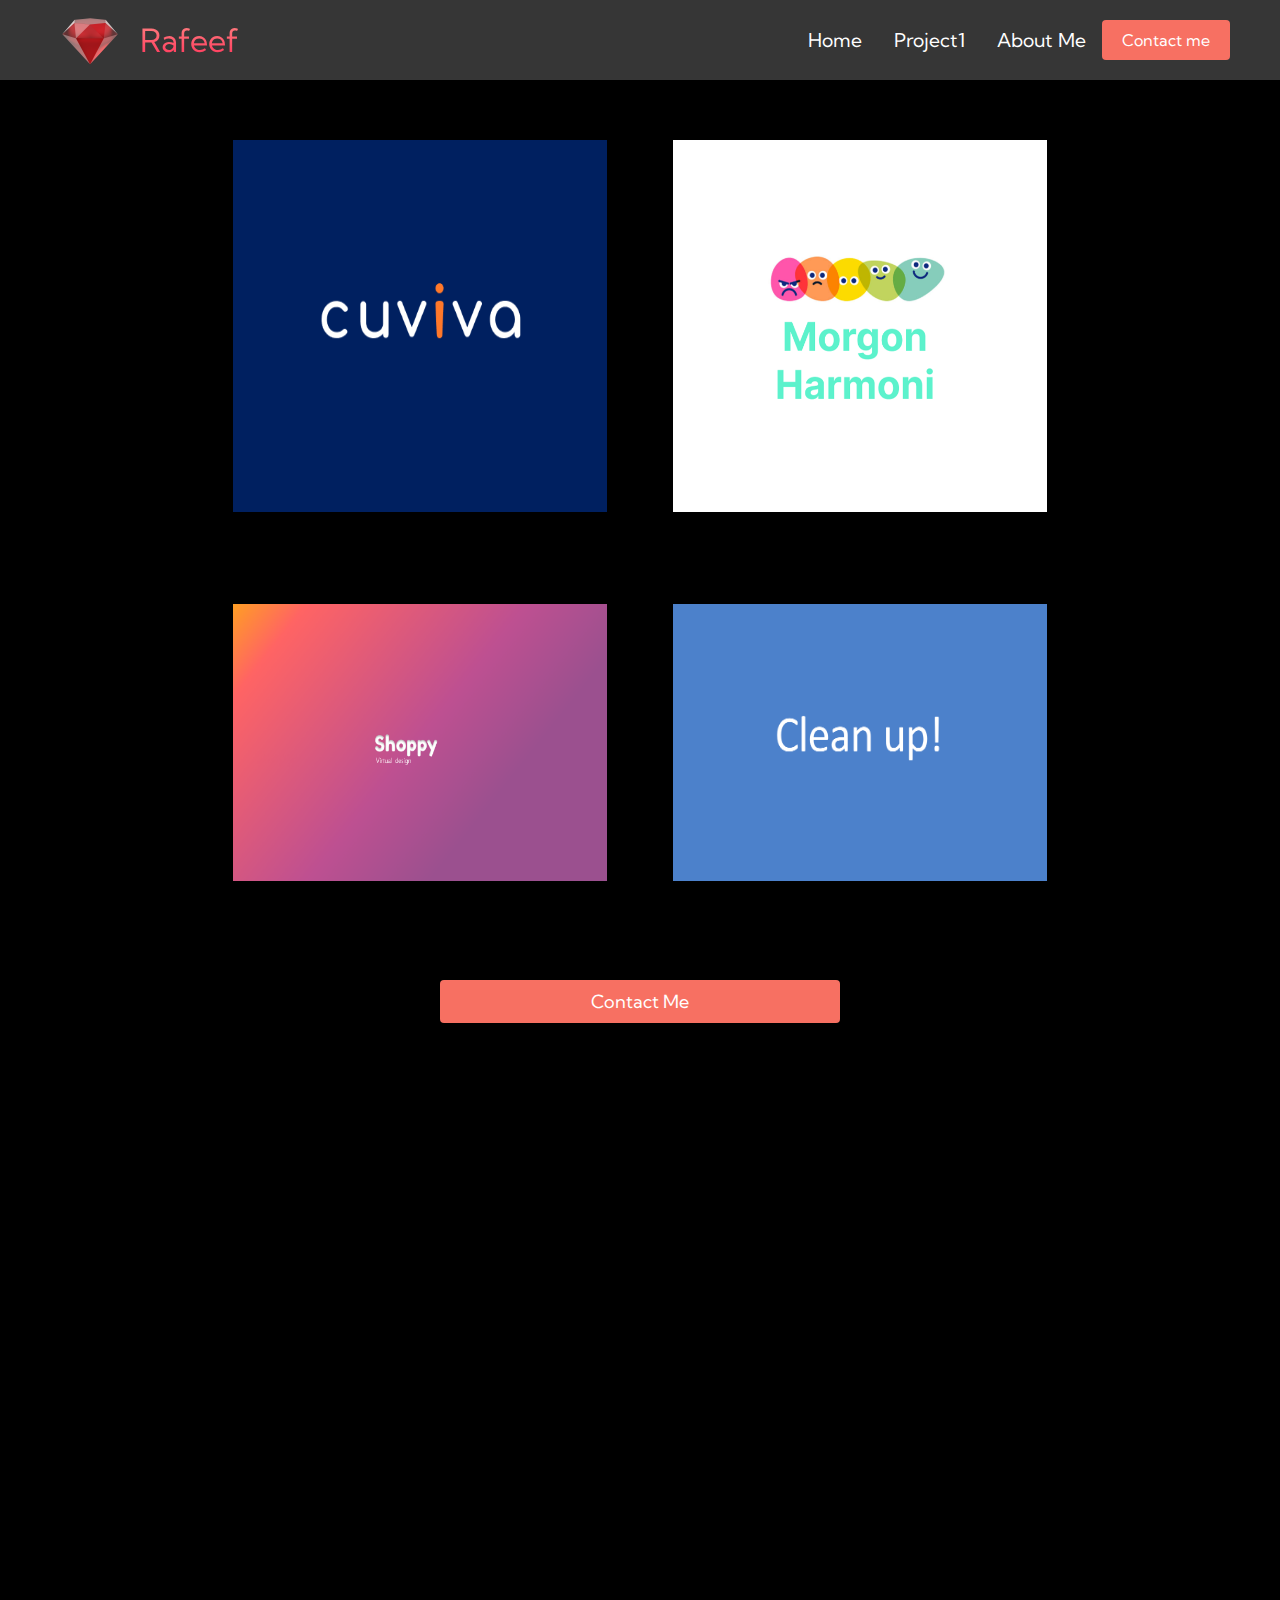
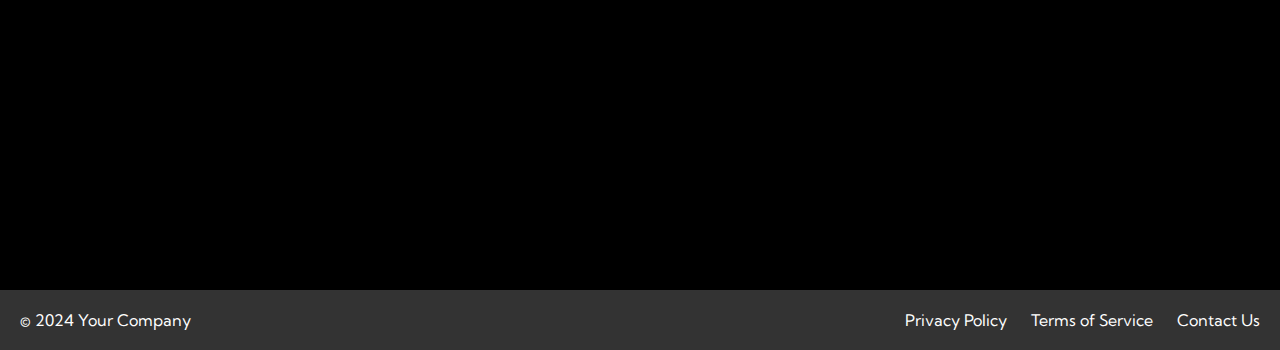
<file: index.html>
<!DOCTYPE html>
<html lang="en">
<head>
    <meta charset="UTF-8">
    <meta name="viewport" content="width=device-width, initial-scale=1.0">
    <title>Rafeef Abboud Portfolio</title>
    <link rel="stylesheet" href="Styles.css">
    <link rel="preconnect" href="https://fonts.googleapis.com">
<link rel="preconnect" href="https://fonts.gstatic.com" crossorigin>
<link href="https://fonts.googleapis.com/css2?family=Kumbh+Sans:wght@100..900&display=swap" rel="stylesheet">
</head>
<body class="homebody">
    <div class="header">
        <nav class="navbar">
            <div class="navbar__container">
			       <div class="logo-container">
			       <img class="logo-image" src="images/logo.png" alt="pic"/>
                   <a href="index.html" id="navbar__logo">Rafeef</a>
				   </div>
                <div class="navbar__toggle" id="mobile-menu">
                    <span class="bar"></span>
                    <span class="bar"></span>
                    <span class="bar"></span>
                </div>
                <ul class="navbar__menu">
                    <li class="navbar__item">
                        <a href="index.html" class="navbar__links">Home</a>
                    </li>
                    <li class="navbar__item">
                        <a href="project1.html" class="navbar__links">Project1</a>
                    </li>
                    <li class="navbar__item">
                        <a href="about.html" class="navbar__links">About Me</a>
                    </li>
                    <li class="navbar__btn">
                        <a href="contact.html" class="button">Contact me</a>
                    </li>
                </ul>
            </div>
        </nav>
    </div>
 
<div class="home-section">
        <div class="home-left-pane" >
		<a href="project1.html">
            <img class="hover-img" src="images/Cuviva.png" alt="Hover Image">
         </a>
            <h1 class="">Cuviva</h1>
        </div>
		
        <div class="home-right-pane">
            <img class="hover-img" src="images/Morgonharmoni.png" alt="pic"  />
			<h1 class="">Morgon Harmoni</h1>
        </div>
  
</div>

<div class="home-section">
        <div class="home-left-pane" >
		<a href="project1.html">
            <img class="hover-img" src="images/Shoppy.png" alt="Hover Image">
         </a>
            <h1 class="">Shoppy</h1>
        </div>
		
        <div class="home-right-pane">
            <img class="hover-img" src="images/Cleanup.png" alt="pic"  />
			<h1 class="">Clean Up!</h1>
        </div>
  
</div>
<div class="home-section">
	<div class="contact-container">
	 <div class="show-form-container">
		<button class="button" id="showFormButton">Contact Me</button>
    </div>
		<div id="contactFormContainer" style="display: none;">
		<form id="contactForm">
			<label for="name">Name:</label>
			<input type="text" id="name" name="name" required><br><br>

			<label for="email">Email:</label>
			<input type="email" id="email" name="email" required><br><br>

			<label for="message">Message:</label><br>
			<textarea id="message" name="message" required></textarea><br><br>
			<div class="submit-container">
				<button class="button" >Submit</button>
			</div>
		</form>
		
	</div>
</div>
</div>


<footer class="footer">
    <div class="footer__container">
        <p>&copy; 2024 Your Company</p>
        <ul class="footer__menu">
            <li><a href="#">Privacy Policy</a></li>
            <li><a href="#">Terms of Service</a></li>
            <li><a href="#">Contact Us</a></li>
        </ul>
    </div>
</footer>


  <script src="app.js"></script>
</body>
</html>
</file>
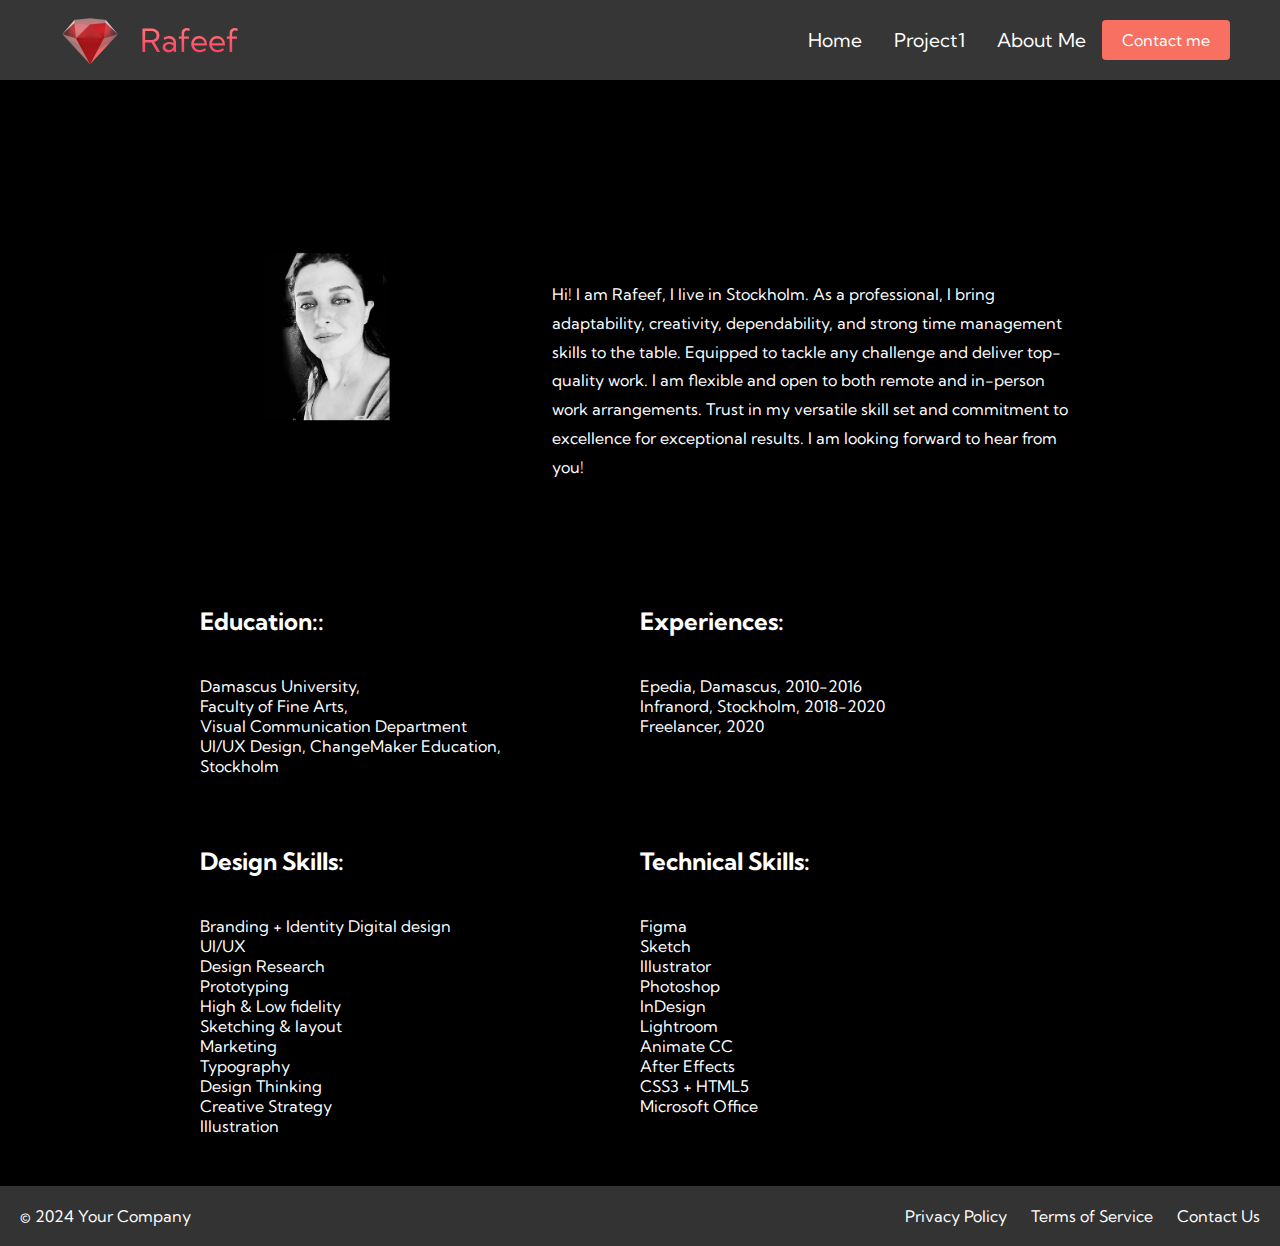
<file: about.html>
<!DOCTYPE html>
<html lang="en">
<head>
    <meta charset="UTF-8">
    <meta name="viewport" content="width=device-width, initial-scale=1.0">
    <title>Rafeef Abboud Portfolio</title>
    <link rel="stylesheet" href="Styles.css">
    <link rel="preconnect" href="https://fonts.googleapis.com">
<link rel="preconnect" href="https://fonts.gstatic.com" crossorigin>
<link href="https://fonts.googleapis.com/css2?family=Kumbh+Sans:wght@100..900&display=swap" rel="stylesheet">
</head>


<body class="about-body">
    <div class="header">
        <nav class="navbar">
            <div class="navbar__container">
			       <div class="logo-container">
			       <img class="logo-image" src="images/logo.png" alt="pic"/>
                   <a href="index.html" id="navbar__logo">Rafeef</a>
				   </div>
                <div class="navbar__toggle" id="mobile-menu">
                    <span class="bar"></span>
                    <span class="bar"></span>
                    <span class="bar"></span>
                </div>
                <ul class="navbar__menu">
                    <li class="navbar__item">
                        <a href="index.html" class="navbar__links">Home</a>
                    </li>
                    <li class="navbar__item">
                        <a href="project1.html" class="navbar__links">Project1</a>
                    </li>
                    <li class="navbar__item">
                        <a href="about.html" class="navbar__links">About Me</a>
                    </li>
                    <li class="navbar__btn">
                        <a href="contact.html" class="button">Contact me</a>
                    </li>
                </ul>
            </div>
        </nav>
    </div>
    



 <div class="about-section">
        <div class="about-left-pane">
     
        <img src="images/Myphoto.png" width="100%" height="100%"/>
        </div>
    <div class="about-right-pane">
        <div>
            <p>Hi!
        I am Rafeef, I live in Stockholm.

        As a professional, I bring adaptability, creativity, dependability, and strong time 
        management skills to the table.
        Equipped to tackle any challenge and deliver top-quality work.
        I am flexible and open to both remote and in-person work arrangements.
        Trust in my versatile skill set and commitment to excellence for exceptional results.
        I am looking forward to hear from you!</p>
        </div>
    </div>
  
</div>


<div class="experience-container">
	<div class="experience-row">
		<div class="experience-left">
			 <h2 class="title">Education::</h2>
        <p>Damascus University,
		</br>
Faculty of Fine Arts,
</br>
Visual Communication Department
</br>
UI/UX Design, ChangeMaker Education, Stockholm </p>
		</div>
		
		<div class="experience-right">
			 <h2 class="title">Experiences:</h2>
        <p>Epedia, Damascus, 2010-2016
		</br>
Infranord, Stockholm, 2018-2020
</br>
Freelancer, 2020</p>
		</div>
	</div>
	
    <div class="experience-row">
		<div class="experience-left">
		 <h2 class="title">Design Skills:</h2>
			<p>Branding + Identity
Digital design</br>
UI/UX</br>
Design Research</br>
Prototyping</br>
High & Low fidelity</br>
Sketching & layout</br>
Marketing</br>
Typography</br>
Design Thinking</br>
Creative Strategy</br>
Illustration</p>
		</div>
		
		<div class="experience-right">
			 <h2 class="title">Technical Skills:</h2>
			<p>Figma</br>
Sketch</br>
Illustrator</br>
Photoshop</br>
InDesign</br>
Lightroom</br>
Animate CC</br>
After Effects</br>
CSS3 + HTML5</br>
Microsoft Office</p>
		</div>
	</div>
</div>




<footer class="footer">
    <div class="footer__container">
        <p>&copy; 2024 Your Company</p>
        <ul class="footer__menu">
            <li><a href="#">Privacy Policy</a></li>
            <li><a href="#">Terms of Service</a></li>
            <li><a href="#">Contact Us</a></li>
        </ul>
    </div>
</footer>

  <script src="app.js"></script>
</body>
</html>
</file>
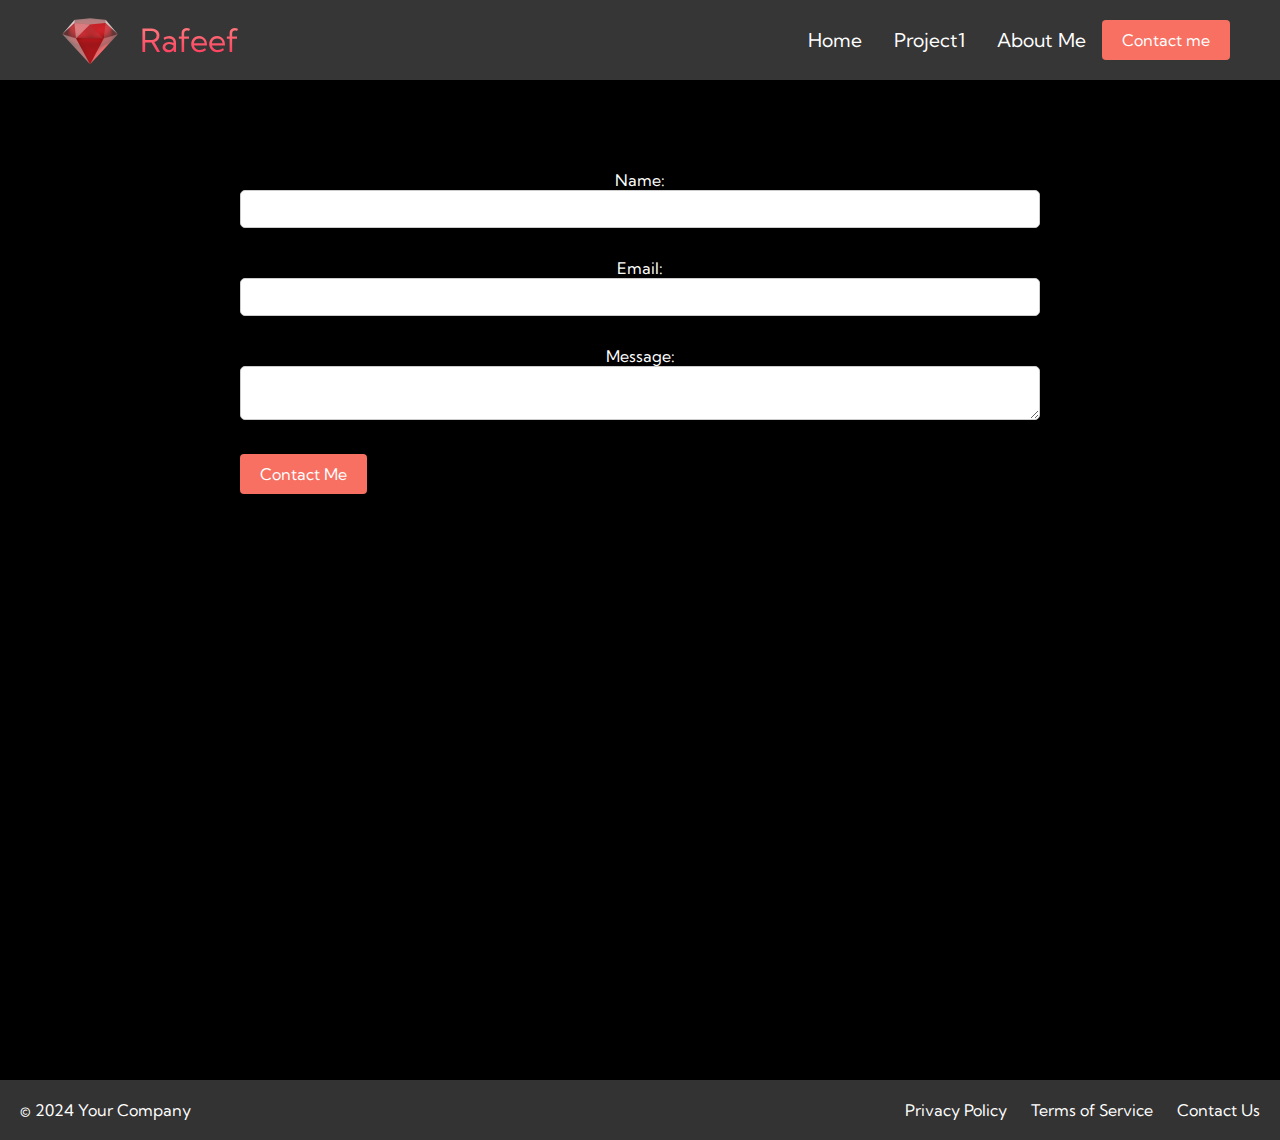
<file: contact.html>
<!DOCTYPE html>
<html lang="en">
<head>
    <meta charset="UTF-8">
    <meta name="viewport" content="width=device-width, initial-scale=1.0">
    <title>Rafeef Abboud Portfolio</title>
    <link rel="stylesheet" href="Styles.css">
    <link rel="preconnect" href="https://fonts.googleapis.com">
<link rel="preconnect" href="https://fonts.gstatic.com" crossorigin>
<link href="https://fonts.googleapis.com/css2?family=Kumbh+Sans:wght@100..900&display=swap" rel="stylesheet">
</head>


<body class="homebody">
    <div class="header">
        <nav class="navbar">
            <div class="navbar__container">
			       <div class="logo-container">
			       <img class="logo-image" src="images/logo.png" alt="pic"/>
                   <a href="index.html" id="navbar__logo">Rafeef</a>
				   </div>
                <div class="navbar__toggle" id="mobile-menu">
                    <span class="bar"></span>
                    <span class="bar"></span>
                    <span class="bar"></span>
                </div>
                <ul class="navbar__menu">
                    <li class="navbar__item">
                        <a href="index.html" class="navbar__links">Home</a>
                    </li>
                    <li class="navbar__item">
                        <a href="project1.html" class="navbar__links">Project1</a>
                    </li>
                    <li class="navbar__item">
                        <a href="about.html" class="navbar__links">About Me</a>
                    </li>
                    <li class="navbar__btn">
                        <a href="contact.html" class="button">Contact me</a>
                    </li>
                </ul>
            </div>
        </nav>
    </div>
 
<div class="home-section">
	<div class="contact-container">
		

		<div>
		<form id="contactForm">
			<label for="name">Name:</label>
			<input type="text" id="name" name="name" required><br><br>

			<label for="email">Email:</label>
			<input type="email" id="email" name="email" required><br><br>

			<label for="message">Message:</label><br>
			<textarea id="message" name="message" required></textarea><br><br>

			<button class="button" >Contact Me</button>
		</form>
		
	</div>
</div>
</div>


<footer class="footer">
    <div class="footer__container">
        <p>&copy; 2024 Your Company</p>
        <ul class="footer__menu">
            <li><a href="#">Privacy Policy</a></li>
            <li><a href="#">Terms of Service</a></li>
            <li><a href="#">Contact Us</a></li>
        </ul>
    </div>
</footer>


  <script src="app.js"></script>
</body>
</html>
</file>
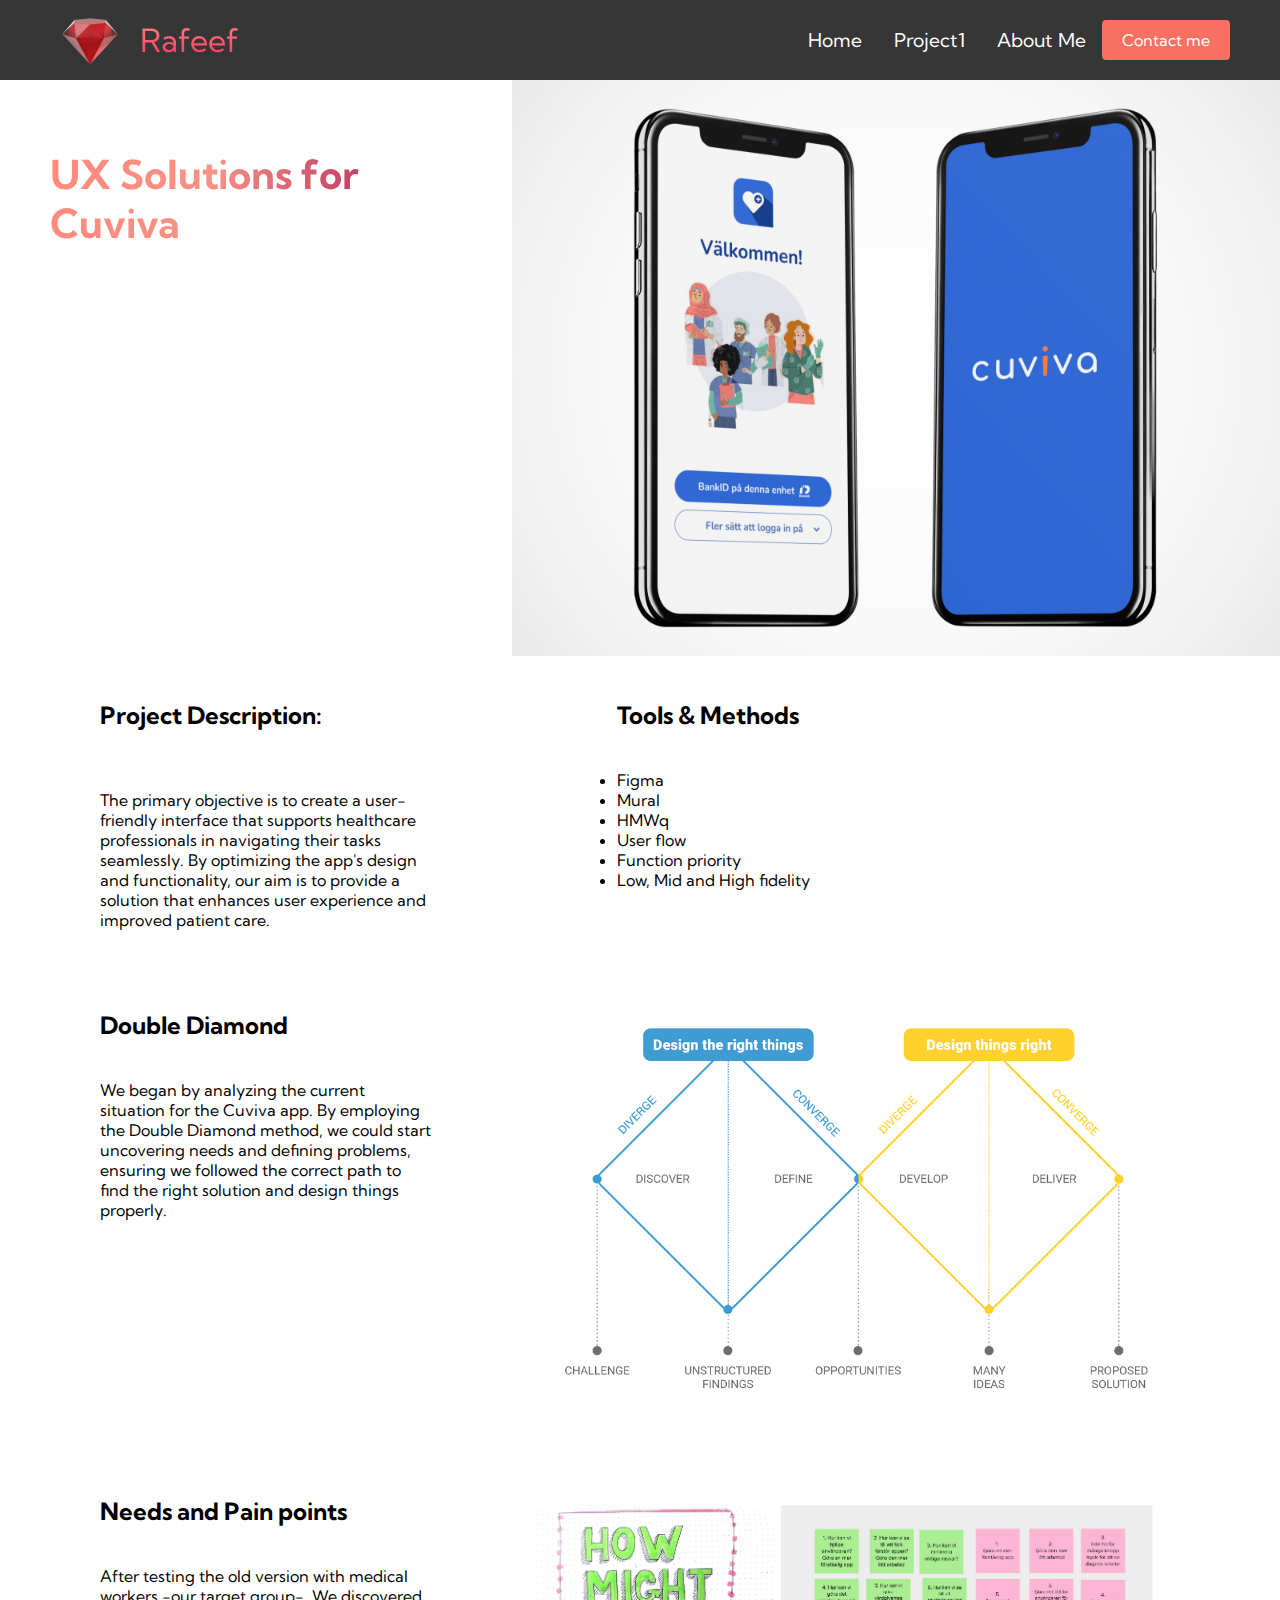
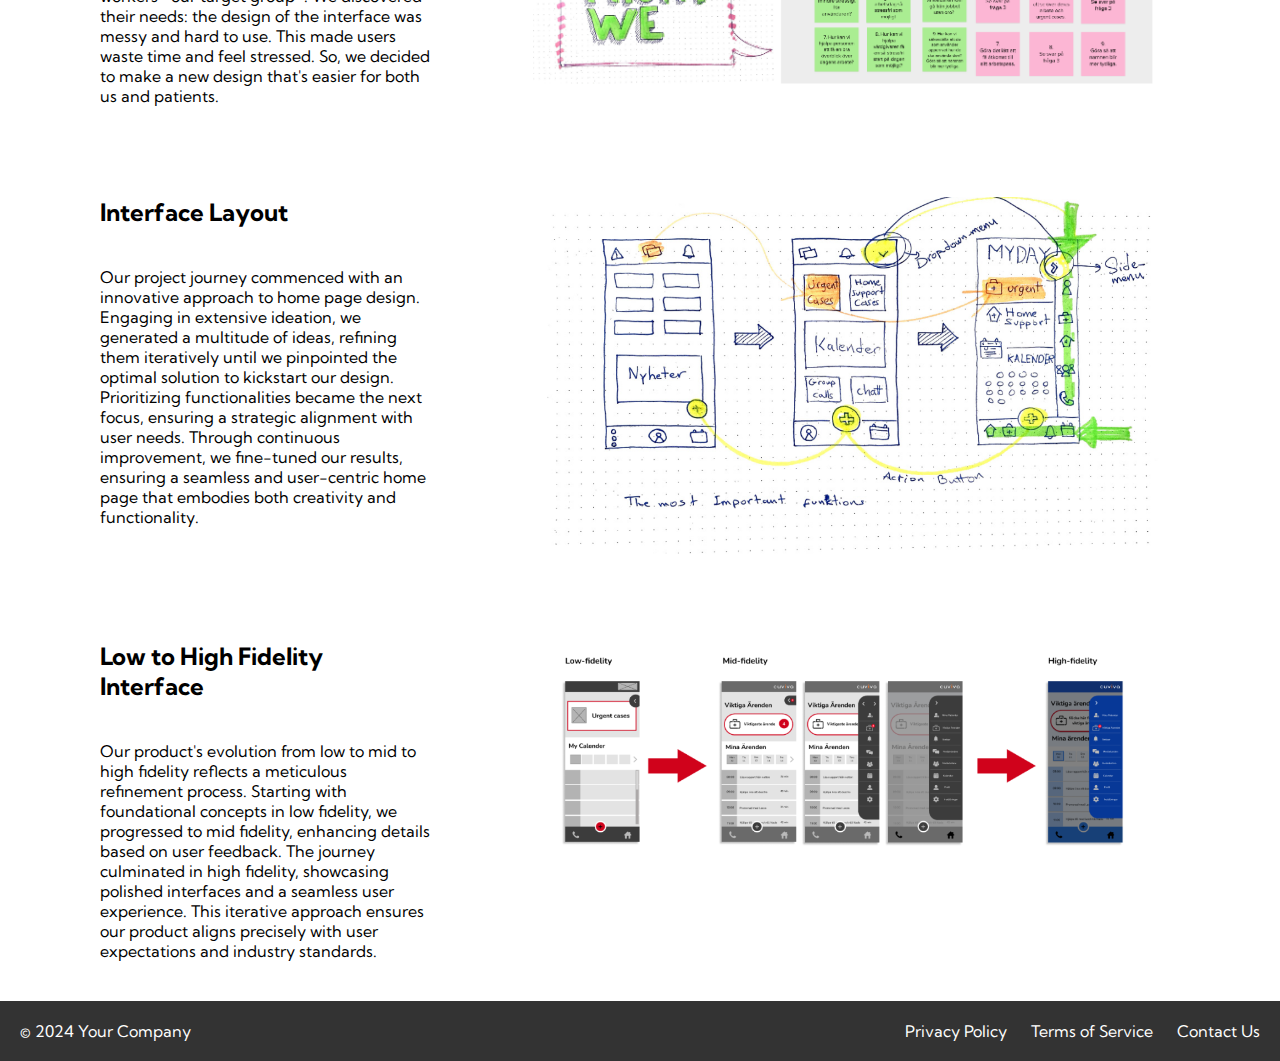
<file: project1.html>
<!DOCTYPE html>
<html lang="en">
<head>
    <meta charset="UTF-8">
    <meta name="viewport" content="width=device-width, initial-scale=1.0">
    <title>Rafeef Abboud Portfolio</title>
    <link rel="stylesheet" href="Styles.css">
    <link rel="preconnect" href="https://fonts.googleapis.com">
<link rel="preconnect" href="https://fonts.gstatic.com" crossorigin>
<link href="https://fonts.googleapis.com/css2?family=Kumbh+Sans:wght@100..900&display=swap" rel="stylesheet">
</head>


<body>
    <div class="header">
        <nav class="navbar">
            <div class="navbar__container">
			       <div class="logo-container">
			       <img class="logo-image" src="images/logo.png" alt="pic"/>
                   <a href="index.html" id="navbar__logo">Rafeef</a>
				   </div>
                <div class="navbar__toggle" id="mobile-menu">
                    <span class="bar"></span>
                    <span class="bar"></span>
                    <span class="bar"></span>
                </div>
                <ul class="navbar__menu">
                    <li class="navbar__item">
                        <a href="index.html" class="navbar__links">Home</a>
                    </li>
                    <li class="navbar__item">
                        <a href="project1.html" class="navbar__links">Project1</a>
                    </li>
                    <li class="navbar__item">
                        <a href="about.html" class="navbar__links">About Me</a>
                    </li>
                    <li class="navbar__btn">
                        <a href="contact.html" class="button">Contact me</a>
                    </li>
                </ul>
            </div>
        </nav>
    </div>
    <div class="section2">
        <div class="left-pane">
     
        <h1 class="solutions">UX Solutions for Cuviva</h1>
        </div>
    <div class="right-pane">
        <div>
            <img src="images/pic2.png" alt="pic" id="main__img" />
        </div>
    </div>
  
</div>

<div class="section3">
        <div class="left-pane">
        
        <h2 class="title">Project Description:</h2>
		</br>
          <p>The primary objective is to create a user-friendly interface that supports healthcare professionals in 
            navigating their tasks seamlessly. By optimizing the app's design and functionality, our aim is to provide 
            a solution that enhances user experience and improved patient care.</p>
        </div>
    <div class="right-pane" >
        <div class="tools">
            <h2 class="title">Tools & Methods</h2>
			<div>
            <ul>
                <li>Figma</li>
                <li>Mural</li>
                <li>HMWq</li>
                <li>User flow</li>
                <li>Function priority</li>
                <li>Low, Mid and High fidelity</li>

            </ul>
        </div>
        </div>
        <!--<p>This is the main content area.</p>-->
    </div>
  
</div>


<!--Section4-->
<div class="double__diamond">
    <div class="left-pane">
        <h2 class="title">Double Diamond</h2>
        <p>We began by analyzing the current situation for the Cuviva app. By employing the Double Diamond method, 
        we could start uncovering needs and defining problems, ensuring we followed the correct path to find 
        the right solution and design things properly.</p>
    </div>

    <div class="right-pane">
        <img class="doublediamond-image" src="images/pic3-1.png" alt="pic" id="doublediamond"/>
    </div>
</div>
  
<!--Section5-->
<div class="section5">
    <div class="left-pane">
        <h2 class="title"> Needs and Pain points</h2>
        <p>
        After testing the old version with medical workers -our target group-. We discovered their needs: the design 
        of the interface was messy and hard to use. This made users waste time and feel stressed. So, we decided to 
        make a new design that's easier for both us and patients.
        </p>
    </div>
    <div class="right-pane">
        <img class="section5-image" src="images/pic3.png" alt="pic"/>
    </div>
</div>

<!--Section6-->

<div class="section6">
    <div class="left-pane">
        <h2 class="title">Interface Layout</h2>

        <p>
            Our project journey commenced with an innovative approach to home page design. Engaging in extensive ideation, 
            we generated a multitude of ideas, refining them iteratively until we pinpointed the optimal solution to kickstart 
            our design. Prioritizing functionalities became the next focus, ensuring a strategic alignment with user needs. 
            Through continuous improvement, we fine-tuned our results, ensuring a seamless and user-centric home page that 
            embodies both creativity and functionality.
        </p>
    </div>
    <div class="right-pane">
        <img class="section6-image" src="images/pic4.png" alt="pic"/>
    </div>
</div>

<!--Section7-->

<div class="section7">
    <div class="left-pane">
        <h2 class="title">Low to High Fidelity Interface</h2>

        <p>
            Our product's evolution from low to mid to high fidelity reflects a meticulous refinement process. Starting with 
            foundational concepts in low fidelity, we progressed to mid fidelity, enhancing details based on user feedback. 
            The journey culminated in high fidelity, showcasing polished interfaces and a seamless user experience. This 
            iterative approach ensures our product aligns precisely with user expectations and industry standards.
        </p>
    </div>
    <div class="right-pane">
        <img class="section7-image" src="images/pic5.png" alt="pic"/>
    </div>
</div>

<footer class="footer">
    <div class="footer__container">
        <p>&copy; 2024 Your Company</p>
        <ul class="footer__menu">
            <li><a href="#">Privacy Policy</a></li>
            <li><a href="#">Terms of Service</a></li>
            <li><a href="#">Contact Us</a></li>
        </ul>
    </div>
</footer>

  <script src="app.js"></script>
</body>
</html>
</file>
<file: Styles.css>
* {
    box-sizing: border-box;
    margin: 0;
    padding: 0;
    font-family: 'Kumbh Sans', sans-serif;
}

.navbar {
    background: #363636;
    height: 80px;
    display: flex;
    justify-content: center;
    align-items: center;
    font-size: 1.2rem;
    position: sticky;
    top: 0;
    z-index: 999;
}

.navbar__container {
    display: flex;
    justify-content: space-between;
    height: 80px;
    z-index: 1;
    width: 100%;
    max-width: 1300px;
    margin: 0 auto;
    padding: 0 50px;
}

.logo-container{
	    width: 10%;
    display: flex;
}

.logo-image{
	display: flex;
    align-items: center;
    cursor: pointer;
    text-decoration: none;
    font-size: 2rem;
	margin-right: 10px;
	padding: 10px;
}

#navbar__logo {
    background-color: #ff8177;
    background-image: linear-gradient(to top, #ff0844 0%, #ffb199 100%);
    background-size: 100%;
    -webkit-background-clip: text;
    -moz-background-clip: text;
    -webkit-text-fill-color: transparent;
    -moz-text-fill-color: transparent;
    display: flex;
    align-items: center;
    cursor: pointer;
    text-decoration: none;
    font-size: 2rem;
}

.fa-gem {
    margin-right: 0.5rem;
}

.navbar__menu {
    display: flex;
    align-items: center;
    list-style: none;
    text-align: center;
}

.navbar__item {
    height: 80px;
}

.navbar__links {
    color: #fff;
    display: flex;
    align-items: center;
    justify-content: center;
    text-decoration: none;
    padding: 0 1rem;
    height: 100%;
}

.navbar__btn {
    display: flex;
    justify-content: center;
    align-items: center;
    padding: 0 1rem
    width: 100%
}

.button {
    display: flex;
    justify-content: center;
    align-items: center;
    text-decoration: none;
    padding: 10px 20px;
    border: none;
    outline: none;
    border-radius: 4px;
    background: #f77062;
    color: #fff;
	font-size:16px;
}

.button:hover {
    background: #4837ff;
    transition: all 0.3s ease;

}

.navbar__links:hover {
    color: #f77062;
    transition: all 0.3s ease;
}
.left-pane {
    float: left;
    width: 40%;
    padding: 0px 100px 0px 0px;
    box-sizing: border-box;
}

.right-pane {
	float:right;
    width: 60%;
    box-sizing: border-box;
	
}


.tools {
	padding-left: 85px;
	}

@media screen and (max-width: 960px) {
	
	.tools {
	padding-left: 10px;
	}

    
    .left-pane {
        width: 100%;
    }
    .right-pane {
        margin-left: 0;
        width: 100%;
    }
	
	
	
	.tools {
	padding-left: 10px;
}
    .navbar__container {
        display: flex;
        justify-content: space-between;
        height: 80px;
        z-index: 1;
        width: 100%;
        max-width:1300px;
        padding: 0;
    }

    .navbar__menu {
        display: grid;
        grid-template-columns: auto;
        margin: 0;
        width: 100%;
        position: absolute;
        top: -1000px;
        opacity: 0;
        transition: all 0.5s ease;
        height: 50vh;
        z-index: -1;
        background: #131313;
        
    }

    .navbar__menu.active {
        background: #131313;
        top: 100%;
        opacity: 1;
        transition: all 0.5s ease;
        z-index: 99;
        height: 110vh;
        font-size:1,6rem;
    }

    #navbar__logo {
        padding-left: 25px;
    }


    .navbar__toggle .bar {
        width: 25px;
        height: 3px;
        margin: 5px;
        transition: all 0.3s ease-in-out;
        background: #fff;
    }

    .navbar__links {
        text-align: center;
        padding: 2rem;
        width: 100%;
        display: table;
    }

    #mobile-menu {
        position: absolute;
        top: 20%;
        right: 5%;
        transform: translate(5%, 20%);
    }
    .navbar__btn {
        padding-bottom: 2rem;
    }

    .button {
        display: flex;
        justify-content: center;
        align-items: center;
        width: 80%;
        height: 80px;
        margin: 0;
    }

    .navbar__toggle .bar {
        display: block;
        cursor: pointer;

    }

    #mobile-menu.is-active .bar:nth-child(2) {
        opacity: 0;
    }

    #mobile-menu.is-active .bar:nth-child(1) {
        transform: translateY(8px) rotate(45deg);
    }

    #mobile-menu.is-active .bar:nth-child(3) {
        transform: translateY(-8px) rotate(-45deg);
    }
}

/* Hero Section CSS*/
.main{
    background-color: #141414;
}

.main__container{
    display: grid;
    grid-template-columns: 1fr 1fr;
    align-items: center;
    justify-self: center;
    margin: 0 auto;
    height: 90vh;
    background-color: #141414;
    z-index: 1;
    width: 100%;
    max-width: 1300px;
    padding: 0 50px;
}

.main__content h1{
    font-size: 4rem;
    background-color: #ff8177;
    background-image: Linear-gradient(to top, #ff0844 0%, #ffb199 100%);
    background-size: 100%;
    -webkit-background-clip: text;
    -moz-background-clip: text;
    -webkit-text-fill-color: transparent;
    -moz-text-fill-color: transparent;
}

.main__content h2{
    font-size: 4rem;
    background-color: #ff8177;
    background-image: Linear-gradient(to top, #b721ff 0%, #21d4fd 100%);
    background-size: 100%;
    -webkit-background-clip: text;
    -moz-background-clip: text;
    -webkit-text-fill-color: transparent;
    -moz-text-fill-color: transparent;
}

.main__content p{
    margin-top: 1rem;
    font-size: 2rem;
    font-weight: 700;
    color:#fff;

}

.main__btn {
    font-size: 1rem;
    background-image: Linear-gradient(to top, #f77062 0%, #fe5199 100%);
    padding: 14px 32px;
    border: none;
    border-radius: 4px;
    color: #fff;
    margin-top: 2rem;
    cursor: pointer;
    position: relative;
    transition: all 0.35s;
    outline: none;
}

.main__btn a{
    position: relative;
    z-index: 2;
    color: #fff;
    text-decoration: none;
}

.main__btn:after {
    position: absolute;
    content: '';
    top: 0;
    left: 0;
    width: 0;
    height: 100%;
    background: #4837ff;
    transition: all 0.35s;
    border-radius: 4px;
}

.main__btn:hover {
    color: #fff;
}

.main__btn:hover:after {
    width: 100%;
}

.main__img--container {
    text-align: center;
}

#main__img {
    height: 80%;
    width: 100%;
}

.main__btn:after {
    position: absolute;
    content: '';
    top: 0;
    left: 0;
    width: 0;
    height: 100%;
    background: #4837ff;
    transition: all 0.35s;
    border-radius: 4px;
}

.main__btn:hover {
    color: #fff;
}

.main__btn:hover:after {
    width: 100%;
}

.main__img--container{
    text-align: center;
}
.solutions {
	padding: 70px 50px 50px 50px;
}
.section2 {
    display: flex;
    flex-wrap: wrap;
}
.about-body{
	background:black;
}
.about-section{
	display: flex;
    flex-wrap: wrap;
	padding: 100px 200px 0px 200px;
}

.about-left-pane {
    float: left;
    width: 40%;
    padding: 0px 100px 0px 0px;
    box-sizing: border-box;
}

.about-right-pane {
	line-height: 1.8;
	float:right;
    width: 60%;
    box-sizing: border-box;
	color: white;
	padding-top: 100px;
}
.experience-container{
	display: flex;
    flex-wrap: wrap;
	padding: 100px 200px 0px 200px;
	color:white;
}

.experience-left {
    float: left;
    width: 50%;
    padding: 0px 100px 0px 0px;
    box-sizing: border-box;
}

.experience-right {
	float:right;
    width: 50%;
    box-sizing: border-box;
	
}

.experience-row {
	margin: 20px 0 50px 0;
	width: 100%;
}

.section3 {
    padding: 40px 100px 40px 100px;
    display: flex;
    flex-wrap: wrap;
}

.section5 {
	width: 100%;
    display: flex;
    flex-wrap: wrap;
    border-radius: 4px;
	padding: 40px 100px 40px 100px;
}

.section6 {
	width: 100%;
    display: flex;
    flex-wrap: wrap;
    border-radius: 4px;
	padding: 40px 100px 40px 100px;
}

.section7 {
	width: 100%;
    display: flex;
    flex-wrap: wrap;
    border-radius: 4px;
	padding: 40px 100px 40px 100px;
}


/*Services Section CSS*/
.services {
    background: #ffffff;
    display: flex;
    flex-wrap: wrap;
    align-items: center;
    width: 60%;
    height: 100vh;
}

.services h1 {
    background-color: #ff8177;
    background-image: Linear-gradient(
        to right, 
        #ff8177 0%,
        #ff867a 0%,
        #ff8c7f 21%,
        #f99185 52%,
        #cf556c 78%,
        #b12a5b 100%);
    background-size: 100%;
    margin-bottom: 5rem;
    font-size: 2.5rem;
    -webkit-background-clip: text;
    -moz-background-clip: text;
    -webkit-text-fill-color: transparent;
    -moz-text-fill-color: transparent;
}

.left-pane h1{
    background-color: #ff8177;
    background-image: Linear-gradient(
        to right, 
        #ff8177 0%,
        #ff867a 0%,
        #ff8c7f 21%,
        #f99185 52%,
        #cf556c 78%,
        #b12a5b 100%);
    background-size: 100%;
    margin-bottom: 5rem;
    font-size: 2.5rem;
    -webkit-background-clip: text;
    -moz-background-clip: text;
    -webkit-text-fill-color: transparent;
    -moz-text-fill-color: transparent;
}


.right-title {
    padding: 40px;
}
.title {
	margin: 0px 40px 40px 0px;
}
.services__container {
    display: flex;
    /*flex-wrap: wrap;*/
    width: 100%;
    justify-content: center;
    

}

.services__card1 {
    float: left;
    display: flex;
    width: 40%;
    flex-wrap: wrap;
    margin: 1rem;
    border-radius: 4px;
    background-image: linear-gradient(to bottom, );
}

.header {
    text-align: left;
}

.services__card2 {
    float: none;
    width: 60%;
    display: flex;
    flex-wrap: wrap;
    margin: 1rem;
    border-radius: 4px;
    background-image: linear-gradient(to bottom, );
}

.double__diamond{
    width: 100%;
    display: flex;
    flex-wrap: wrap;
    border-radius: 4px;
	padding: 40px 100px 40px 100px;
}

.double__diamondtext {
    width: 100%;
    display: flex;
    flex-wrap: wrap;
    margin: 1rem;
    border-radius: 4px;
}

.doublediamond-image {
    width: 100%;
}

.section5-image {
	width: 100%;
}

.section6-image {
	width: 100%;
}

.section7-image {
	width: 100%
}
.footer {
    background-color: #333;
    color: #fff;
    padding: 20px;
    text-align: center;
}

.footer__container {
    display: flex;
    justify-content: space-between;
    align-items: center;
}

.footer__menu {
    list-style: none;
    padding: 0;
    margin: 0;
}

.footer__menu li {
    display: inline;
    margin-right: 20px;
}

.footer__menu li:last-child {
    margin-right: 0;
}

.footer__menu a {
    color: #fff;
    text-decoration: none;
}

.home-left-pane{
	float: left;
    width: 50%;
    box-sizing: border-box;
}

.home-right-pane{
	float:right;
    width: 50%;
    box-sizing: border-box;
}
.home-section{
	display: flex;
    flex-wrap: wrap;
	text-align: center;
	padding: 0px 200px 0px 200px;
}
.home-section img{
	    height: 80%;
    width: 85%;
	margin-top: 60px;
}
.hover-img {
    transition: transform 0.3s ease;
}

.hover-img:hover {
    transform: scale(1.1); /* Scale the image by 110% on hover */
}
/* Button style */
#showFormButton {
	font-size: 18px;
}

/* Form container style */
#contactFormContainer {
    display: none;
    padding: 20px;
    margin-top: 20px;
    border-radius: 5px;
	text-align: left;
}

.show-form-container{
	text-align: center;
}

.show-form-container button{
	width: 50%;
	text-align: center;
	display: inline-block;
    justify-content: center
}


.submit-container{
		text-align: center;
}
.submit-container button{
	width: 20%;
	text-align: center;
	display: inline-block;
    justify-content: center
}


/* Form input style */
#contactForm input[type="text"],
#contactForm input[type="email"],
#contactForm textarea {
    width: 100%;
    padding: 10px;
    margin-bottom: 10px;
    border: 1px solid #ccc;
    border-radius: 5px;
}

/* Form submit button style */
#contactForm input[type="submit"] {
    background-color: #333;
    color: #fff;
    border: none;
    padding: 10px 20px;
    font-size: 16px;
    cursor: pointer;
    border-radius: 5px;
}

/* Form submit button hover effect */
#contactForm input[type="submit"]:hover {
    background-color: #555;
	
}

.contact-container {
	width: 100%;
    display: flex;
    flex-direction: column;
    align-items: center;
    justify-content: center;
    height: 100vh;
    padding: 40px;
    margin-bottom: 50px;
	margin-top: 50px;
	color: white;
}

.contact-container > div {
    flex-grow: 1;
	width: 100%;
}


#contactFormContainer {
    display: none;
	width:100%;
}


/* Standardstilar för desktop */
/* Lägg till här dina befintliga stilar för desktop */

@media only screen and (max-width: 1200px) {
    /* Anpassa stilar för skärmar upp till 1200px breda */
    .home-section {
        padding: 0px 100px;
    }
    .home-section img {
        width: 80%;
        margin-top: 40px;
    }
		.about-left-pane {
		padding: 0px;
		display: flex;
        width: 50%;
    }
    .about-right-pane {
        margin-left: 0;
		display: flex;
        width: 50%;
		
    }
	
	.about-section{
		padding: 40px;
	    display: flex;
        flex-wrap: wrap;
	}
	.experience-container{
	
	padding: 40px;

	}
	.experience-container{
	
		padding: 40px;
	}
}

@media only screen and (max-width: 992px) {
    /* Anpassa stilar för skärmar upp till 992px breda */
    .home-section {
        padding: 0px 50px;
    }
    .home-section img {
        width: 80%;
        margin-top: 30px;
    }
		.about-left-pane {
		padding: 0px;
		display: flex;
        width: 50%;
    }
    .about-right-pane {
        margin-left: 0;
		display: flex;
        width: 50%;
    }
	
	.about-section{
		
	    display: flex;
        flex-wrap: wrap;
}
}

@media only screen and (max-width: 768px) {
    /* Anpassa stilar för skärmar upp till 768px breda */
    .home-section {
       
    }
    .home-section img {
        width: 80%;
        margin-top: 20px;
    }
	.about-left-pane {
		padding: 0px;
		display: flex;
        width: 100%;
    }
    .about-right-pane {
        margin-left: 0;
		display: flex;
        width: 100%;
    }
	
	.about-section{
		
	    display: flex;
        flex-wrap: wrap;
}
}

@media only screen and (max-width: 576px) {
    /* Anpassa stilar för skärmar upp till 576px breda (typiskt mobil) */
    .home-section {
        flex-direction: column;
    }
    .home-left-pane,
    .home-right-pane {
        width: 100%;
		margin-bottom: 20px;
    }
    .home-section img {
        width: 100%;
        height: auto;
        margin-top: 50px;
    }
	

	.experience-left, 
	.experience-right {
		 width: 100%;	
         margin-bottom: 50px;	 
	}

	.experience-row {
		margin: 2px 0 5px 0;
		
	}
	.submit-container button{
		width: 40%;
	}
}

.homebody{
	background-color: black;
}
</file>
